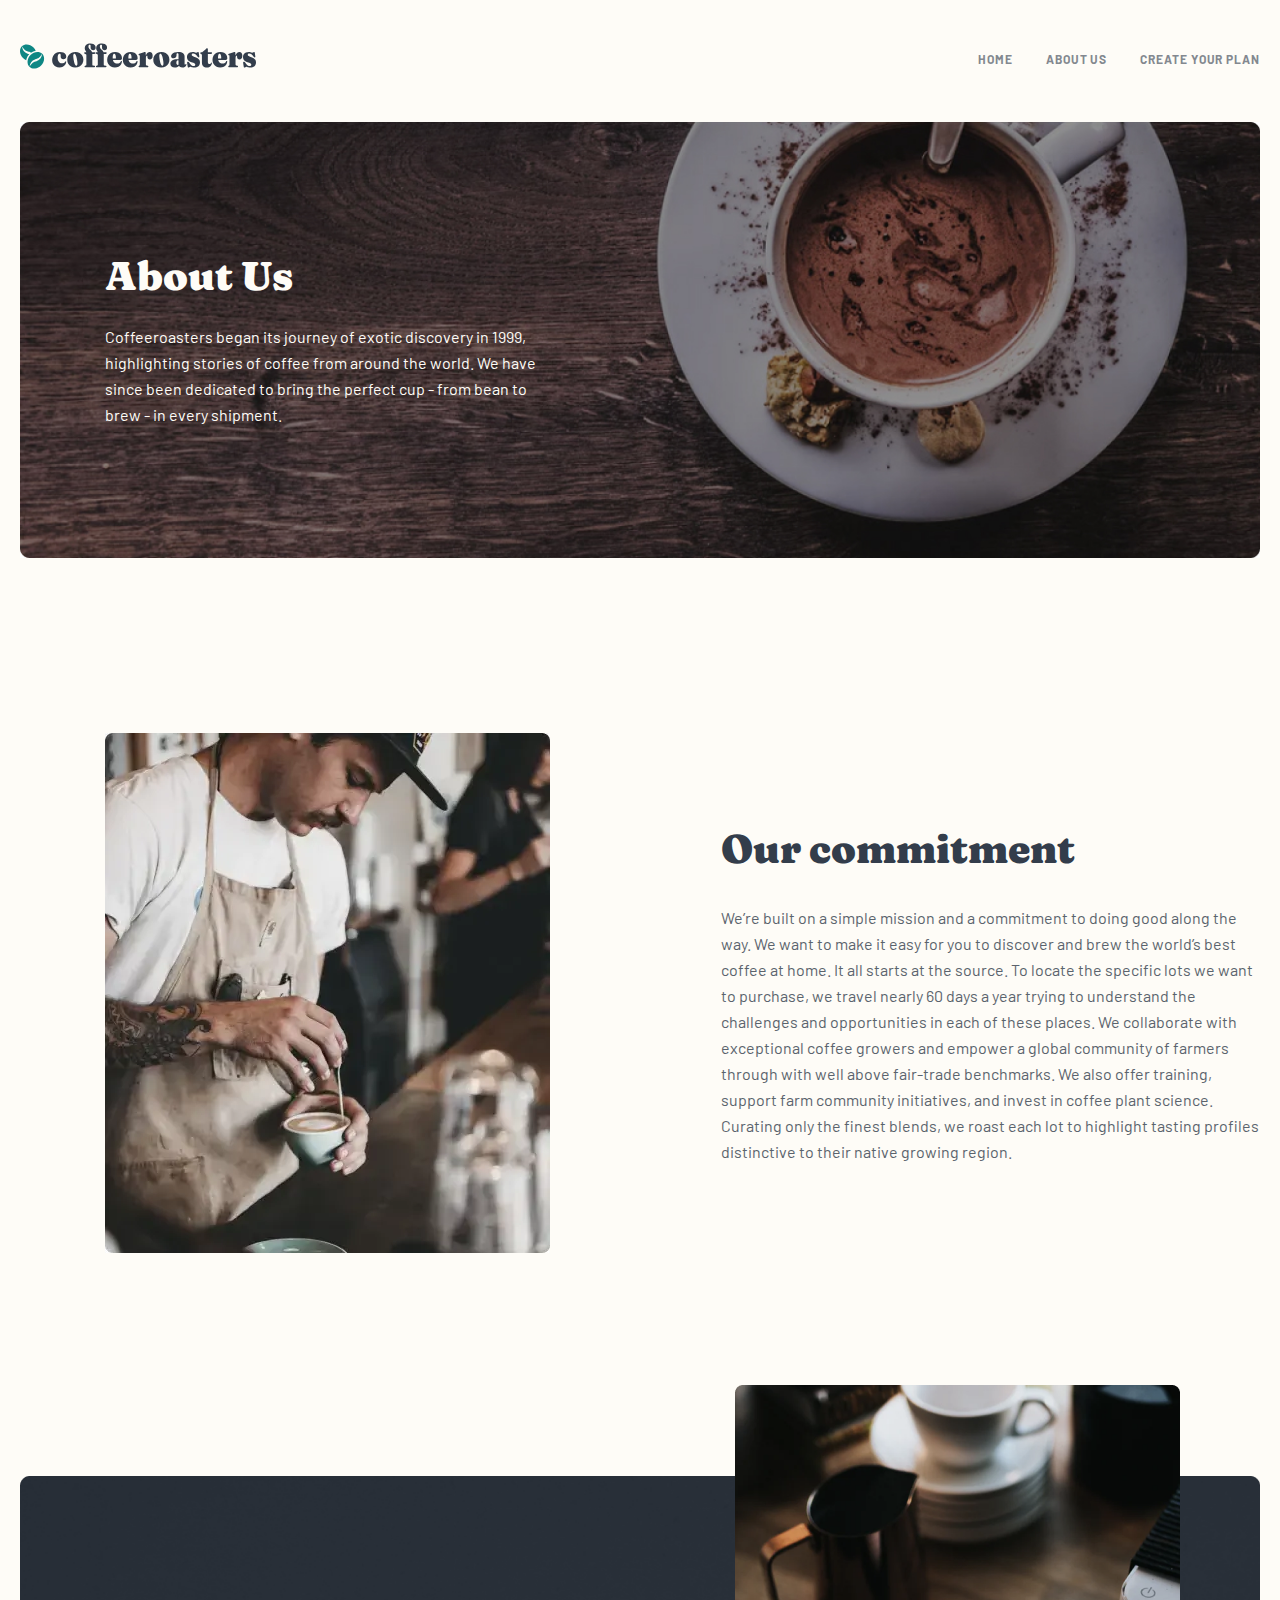
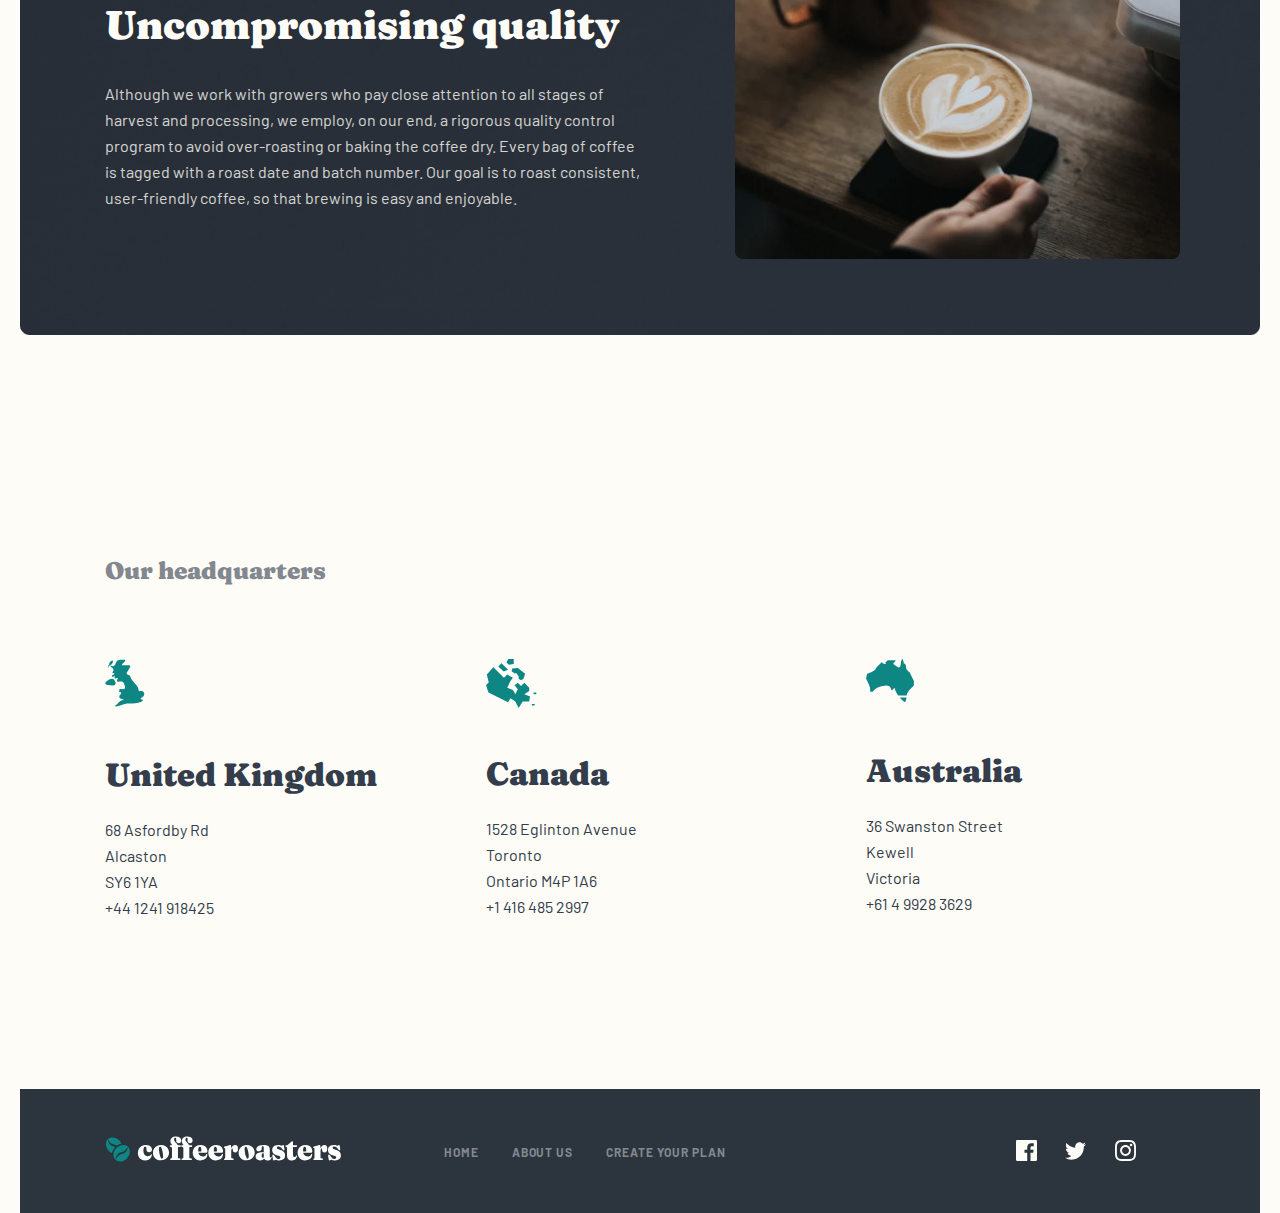
<file: about.html>
<!-- <!DOCTYPE html>
<html lang="en">
<head>
    <meta charset="UTF-8">
    <meta name="viewport" content="width=device-width, initial-scale=1.0">
    <link rel="stylesheet" href="./css/main.css">
    <title>About Us</title>
</head>
<body>
    <header class="site-header">
        <div class="container">
            <div class="header">
                <a class="header__logo-link" href="/">

                </a> 
                <nav class="header__navbar navbar">
                    <ul class="navbar-list">
                        <li class="navbar_item">
                            <a class="navbar_link" href="#">Home</a>
                        </li>
                        <li class="navbar_item">
                            <a class="navbar_link" href="#">About Us</a>
                        </li>
                        <li class="navbar_item">
                            <a class="navbar_link" href="#">Create your plan</a>
                        </li>
                    </ul>
                </nav>

            </div>
        </div>
    </header>
    <main class="site-main">
        <section class="our-section">
            <div class="container">
                <div class="commitment">
                    <picture>
                         WebP 
                        <source
                        type="image/webp"
                        media="(max-width:400px)"
                        srcset="./images/coffee-mobile.webp 1x, ./images/coffee-mobile@2x.webp 2x"
                        >
                        <source
                        type="image/webp"
                        media="(max-width:400px)"
                        srcset="./images/coffee-tablet.webp 1x, ./images/coffee-tablet@2x.webp 2x"
                        >
                        <source
                        type="image/webp"
                        srcset="./images/coffee.webp 1x, ./images/coffee@2x.webp 2x"
                        >
                        JPEG
                        <source
                        type="image/webp"
                        media="(max-width:400px)"
                        srcset="./images/coffee-mobile.jpg 1x, ./images/coffee-mobile@2x.jpg 2x"
                        >
                        <source
                        type="image/webp"
                        media="(max-width:400px)"
                        srcset="./images/coffee-tablet.jpg 1x, ./images/coffee-tablet@2x.jpg 2x"
                        >
                        <source
                        type="image/webp"
                        srcset="./images/coffee.jpg 1x, ./images/coffee@2x.jpg 2x"
                        >
                        <img src="./images/coffee.jpg" srcset="./images/coffee.jpg 1x, ./images/coffee@2x.jpg 2x" alt="Coffee img">
                    </picture>
            <div class="commitment__content">
                <h2 class="commitment__title">
                    Our commitment
                </h2>
                <p class="commitment__text">
                    We're built on a simple mission and a commitment to doing good along the way. We want to make it easy for you to discover and brew the world's best coffee at home. It all starts at the source. To locate the specific lots we want to purchase, we travel nearly 60 days a year trying to understand the challenges and opportunities in each of these places. We collaborate with exceptional coffee growers and empower a global community of farmers through with well above fair-trade benchmarks. We also offer training, support farm community initiatives, and invest in coffee plant science. Curating only the finest blends, we roast each lot to highlight tasting profiles distinctive to their native growing region.
                </p>
                    </div>
                </div>
            </div>
        </section>

        <section class="quality-section">
            <div class="container">
                <div class="quality">
                    <div class="quality__content">
                        <h2 class="quality__title">Uncompromising quality</h2>
                        <p class="quality__text">Although we work with growers who pay close attention to all stages of harvest and processing, we employ, on our end, a rigorous quality control program to avoid over-roasting or baking the coffee dry. Every bag of coffee is tagged with a roast date and batch number. Our goal is to roast consistent, user-friendly coffee, so that brewing is easy and enjoyable.</p>    
                    </div>
                    ... 
                </div>
            </div>
        </section>
    </main>
</body>
</html> -->

<!DOCTYPE html>
<html lang="en">
<head>
    <meta charset="UTF-8">
    <meta name="viewport" content="width=device-width, initial-scale=1.0">
    <title>About Us</title>
    <link rel="stylesheet" href="./css/about.css">
</head>
<body>
    <header class="site-header">
        <div class="container">
            <div class="header">
                <a class="header__logo-link" href="/">
                    <img class="header__logo-img" src="./images/Logo.svg" width="236" height="26" alt="logo">
                </a>
                <div class="header__box">
                    <nav class="header__navbar">
                        <ul class="header__list">
                            <li class="header__item">
                                <a class="header__link" href="./index.html">HOME</a>
                            </li>
                            <li class="header__item">
                                <a class="header__link" href="#">ABOUT US</a>
                            </li>
                            <li class="header__item">
                                <a class="header__link" href="#">Create your plan</a>
                            </li>
                        </ul>
                    </nav>
                    <button class="hamburger-btn">
                        <img class="hamburger-img" src="./images/hamburger-img.svg" alt="hamburger" width="15" height="16">
                    </button>
                </div>
            </div>
        </div>
    </header>

    <main class="site-main">
        <section class="hero-section">
            <div class="container">
                <div class="hero">
                    <div class="hero__content">
                        <h2 class="hero__title">About Us</h2>
                        <p class="hero__text">Coffeeroasters began its journey of exotic discovery in 1999, highlighting stories of coffee from around the world. We have since been dedicated to bring the perfect cup - from bean to brew - in every shipment.</p>
                    </div>
                </div>
            </div>
        </section>

        <section class="commit-section">
            <div class="container">
                <div class="commit">
                    <picture>
                        <!-- WebP  -->
                       <source
                       type="image/webp"
                       media="(max-width:400px)"
                       srcset="./images/coffee-mobile.webp 1x, ./images/coffee-mobile@2x.webp 2x"
                       >
                       <source
                       type="image/webp"
                       media="(max-width:400px)"
                       srcset="./images/coffee-tablet.webp 1x, ./images/coffee-tablet@2x.webp 2x"
                       >
                       <source
                       type="image/webp"
                       srcset="./images/coffee.webp 1x, ./images/coffee@2x.webp 2x"
                       >
                       <!-- JPEG -->
                       <source
                       type="image/webp"
                       media="(max-width:400px)"
                       srcset="./images/coffee-mobile.jpg 1x, ./images/coffee-mobile@2x.jpg 2x"
                       >
                       <source
                       type="image/webp"
                       media="(max-width:400px)"
                       srcset="./images/coffee-tablet.jpg 1x, ./images/coffee-tablet@2x.jpg 2x"
                       >
                       <source
                       type="image/webp"
                       srcset="./images/coffee.jpg 1x, ./images/coffee@2x.jpg 2x"
                       >
                       <img src="./images/coffee.jpg" srcset="./images/coffee.jpg 1x, ./images/coffee@2x.jpg 2x" alt="Coffee img">
                   </picture>
                    <div class="commit__box">
                        <h3 class="commit__title">Our commitment</h3>
                        <p class="commit__text">We’re built on a simple mission and a commitment to doing good along the way. We want to make it easy for you to discover and brew the world’s best coffee at home. It all starts at the source. To locate the specific lots we want to purchase, we travel nearly 60 days a year trying to understand the challenges and opportunities in each of these places. We collaborate with exceptional coffee growers and empower a global community of farmers through with well above fair-trade benchmarks. We also offer training, support farm community initiatives, and invest in coffee plant science. Curating only the finest blends, we roast each lot to highlight tasting profiles distinctive to their native growing region.</p>
                    </div>
                </div>
            </div>
        </section>

        <section class="quality-section">
            <div class="container">
                <div class="quality">
                    <div class="quality__box">
                        <h4 class="quality__title">Uncompromising quality</h4>
                        <p class="quality__text">Although we work with growers who pay close attention to all stages of harvest and processing, we employ, on our end, a rigorous quality control program to avoid over-roasting or baking the coffee dry. Every bag of coffee is tagged with a roast date and batch number. Our goal is to roast consistent, user-friendly coffee, so that brewing is easy and enjoyable.</p>
                    </div>
                </div>
            </div>
        </section>
        <section class="quarter-section">
            <div class="container">
                <div class="quarter">
                    <h5 class="quarter__title">Our headquarters</h5>
                    <ul class="quarter__list">
                        <li class="quarter__item1">
                            <img class="quarter__img1" src="./images/british-img.svg" alt="British map image" width="40" height="49">
                            <strong class="quarter__bold">United Kingdom</strong>
                            <ul class="quarter__item-list">
                                <li class="quarter__item-item">68  Asfordby Rd</li>
                                <li class="quarter__item-item">Alcaston</li>
                                <li class="quarter__item-item">SY6 1YA</li>
                                <li class="quarter__item-item">+44 1241 918425</li>
                            </ul>
                        </li>
                        <li class="quarter__item2">
                            <img class="quarter__img2" src="./images/canada-img.svg" alt="Canada map image" width="51" height="49">
                            <strong class="quarter__bold">Canada</strong>
                            <ul class="quarter__item-list">
                                <li class="quarter__item-item">1528 Eglinton Avenue</li>
                                <li class="quarter__item-item">Toronto</li>
                                <li class="quarter__item-item">Ontario M4P 1A6</li>
                                <li class="quarter__item-item">+1 416 485 2997</li>
                            </ul>
                        </li>
                        <li class="quarter__item3">
                            <img class="quarter__img3" src="./images/australiya-img.svg" alt="Australia map image" width="48" height="43">
                            <strong class="quarter__bold">Australia</strong>
                            <ul class="quarter__item-list">
                                <li class="quarter__item-item">36 Swanston Street</li>
                                <li class="quarter__item-item">Kewell</li>
                                <li class="quarter__item-item">Victoria</li>
                                <li class="quarter__item-item">+61 4 9928 3629</li>
                            </ul>
                        </li>
                    </ul>
                </div>
            </div>
        </section>
    </main>
    <footer class="site-footer">
        <div class="container">
            <div class="footer">
                <div class="footer__box">
                    <a class="footer__logo-link" href="#">
                        <img src="./images/footer-logo.svg" alt="Footer logo" width="236" height="26">
                    </a>
                    <div class="footer__wrap">
                        <ul class="footer__list">
                            <li class="footer__item">
                                <a class="footer__link" href="#">Home</a>
                            </li>
                            <li class="footer__item">
                                <a class="footer__link" href="./about.html">About us</a>
                            </li>
                            <li class="footer__item">
                                <a class="footer__link" href="#">Create your plan</a>
                            </li>
                        </ul>
                    </div>
                    <div class="footer__card">
                        <img class="footer__card-img1" src="./images/facebook.svg" alt="Facebook icon image" width="21"  height="21">
                        <img class="footer__card-img2" src="./images/twitter.svg" alt="Twitter icon image" width="21" height="19.5">
                        <img class="footer__card-img3" src="./images/instagram.svg" alt="Instagram icon image" width="21" height="21">
                    </div>
                </div>
            </div>
        </div>
    </footer>
</body>
</html>
</file>
<file: css/main.css>
@font-face{font-family:"Barlow";src:url("../fonts/Barlow-Bold.woff2") format("woff2"),url("../fonts/Barlow-Bold.woff") format("woff");font-weight:bold;font-style:normal;font-display:swap}@font-face{font-family:"Barlow";src:url("../fonts/Barlow-Regular.woff2") format("woff2"),url("../fonts/Barlow-Regular.woff") format("woff");font-weight:normal;font-style:normal;font-display:swap}@font-face{font-family:"Fraunces 9pt Soft";src:url("../fonts/Fraunces9ptSoft-Black.woff2") format("woff2"),url("../fonts/Fraunces9ptSoft-Black.woff") format("woff");font-weight:900;font-style:normal;font-display:swap}*{margin:0;padding:0;box-sizing:border-box;list-style:none;text-decoration:none}::-moz-selection{color:#fff;background-color:#31b1ac}::selection{color:#fff;background-color:#31b1ac}body{font-family:"Fraunces",serif;font-family:"Barlow",sans-serif;background-color:#fefcf7}/*! normalize.css v8.0.1 | MIT License | github.com/necolas/normalize.css */html{line-height:1.15;-webkit-text-size-adjust:100%}body{margin:0}main{display:block}h1{font-size:2em;margin:.67em 0}hr{box-sizing:content-box;height:0;overflow:visible}pre{font-family:monospace,monospace;font-size:1em}a{background-color:rgba(0,0,0,0)}abbr[title]{border-bottom:none;text-decoration:underline;-webkit-text-decoration:underline dotted;text-decoration:underline dotted}b,strong{font-weight:bolder}code,kbd,samp{font-family:monospace,monospace;font-size:1em}small{font-size:80%}sub,sup{font-size:75%;line-height:0;position:relative;vertical-align:baseline}sub{bottom:-0.25em}sup{top:-0.5em}img{border-style:none}button,input,optgroup,select,textarea{font-family:inherit;font-size:100%;line-height:1.15;margin:0}button,input{overflow:visible}button,select{text-transform:none}button,[type=button],[type=reset],[type=submit]{-webkit-appearance:button}button::-moz-focus-inner,[type=button]::-moz-focus-inner,[type=reset]::-moz-focus-inner,[type=submit]::-moz-focus-inner{border-style:none;padding:0}button:-moz-focusring,[type=button]:-moz-focusring,[type=reset]:-moz-focusring,[type=submit]:-moz-focusring{outline:1px dotted ButtonText}fieldset{padding:.35em .75em .625em}legend{box-sizing:border-box;color:inherit;display:table;max-width:100%;padding:0;white-space:normal}progress{vertical-align:baseline}textarea{overflow:auto}[type=checkbox],[type=radio]{box-sizing:border-box;padding:0}[type=number]::-webkit-inner-spin-button,[type=number]::-webkit-outer-spin-button{height:auto}[type=search]{-webkit-appearance:textfield;outline-offset:-2px}[type=search]::-webkit-search-decoration{-webkit-appearance:none}::-webkit-file-upload-button{-webkit-appearance:button;font:inherit}details{display:block}summary{display:list-item}template{display:none}[hidden]{display:none}.visually-hidden{position:absolute;width:1px;height:1px;margin:-1px;border:0;padding:0;white-space:nowrap;-webkit-clip-path:inset(100%);clip-path:inset(100%);clip:rect(0 0 0 0);overflow:hidden}.container{max-width:1300px;margin:0 auto;padding:0 20px}.site-header{margin-top:43px;padding:9px 0px 30px 4px}.header{padding:9px 0px 30px 4px;display:flex;align-items:center;justify-content:space-between}.header__logo-link{display:inline-block}.navbar-list{display:flex;align-items:center}.navbar_item+.navbar_item{margin-left:33px}.navbar_link{color:#83888f;font-family:"Barlow";font-size:12px;font-style:normal;font-weight:700;line-height:15px;letter-spacing:.923px;text-transform:uppercase;transition:color .4s linear}.navbar_link:hover{color:#000}.hamburger-btn{background-color:rgba(0,0,0,0);border:none;display:none}@media only screen and (max-width: 800px){.site-header{margin-top:40px}}@media only screen and (max-width: 630px){.site-header{margin-top:32px}.header__logo-img{width:163px;height:18px}.header__navbar{display:none}.hamburger-btn{background-color:rgba(0,0,0,0);border:none;cursor:pointer;display:block}}.hero-wrapper{max-width:1300px;padding:117px 0 116px 85px;background-image:url(../images/hero-bitmap-bg.jpg);background-repeat:no-repeat;background-size:100%}.hero-content__title{color:#fefcf7;width:493px;height:145px;margin-bottom:32px;font-family:"Fraunces 9pt Soft";font-size:72px;font-style:normal;font-weight:900;line-height:72px}.hero-content{width:444px}.hero-content__content{width:444px;height:78px;color:#fefcf7;margin-bottom:56px;font-size:16px;font-style:normal;font-weight:400;line-height:26px}.hero-content__link{width:155px;height:25px;font-family:"Fraunces 9pt Soft";font-size:18px;font-weight:900;line-height:25px;letter-spacing:0px;display:flex;align-items:center;justify-content:center;color:#fefcf7;width:217px;height:56px;background:#0e8784;border-radius:6px;transition:background-color .4s linear}.hero-content__link:hover{background-color:#66d2cf}.hero-content__link:disabled{background-color:#e2dedb}@media only screen and (width: 1230px){.hero-wrapper{margin-top:90px}.hero-content{width:100% auto}.hero-content__title{width:100%;height:auto}.hero-content__content{width:100%;height:auto}.hero-content__link{width:100%;height:auto}}@media only screen and (max-width: 800px){.hero-wrapper{width:100%;height:auto;background-image:url("../images/Bitmap.jpg");background-repeat:no-repeat;background-size:100%;border-radius:15px}.hero-content__content{width:100%}}@media only screen and (max-width: 630px){.hero-wrapper{width:100%;height:auto;background-image:url("../images/mobile-bitmap-bg.jpg");background-repeat:no-repeat;background-size:100%;border-radius:15px}.hero-content__content{width:100%}}@media only screen and (max-width: 579px){.hero-wrapper{background-image:url("../images/mobile-bitmap-bg.jpg");background-repeat:no-repeat;background-position:center;background-size:100%}}.collection-wrapper{position:relative;z-index:2;margin:0 auto;width:1111px;height:524.55px;margin-bottom:200px;background-image:url("../images/our-collection.svg");background-repeat:no-repeat;background-position:top;background-size:100%}.collection{max-width:1111px;height:398.55px;position:absolute;z-index:1;top:126px;display:flex;text-align:center;justify-content:space-between}.card1{width:255px;height:398.55px;position:relative;display:flex;padding:285px 0 0 0;flex-direction:column;align-items:center}.card1::before{content:"";width:256px;height:193px;position:absolute;background-image:url("../images/kopi1.svg");background-repeat:no-repeat;background-size:100%;z-index:5;top:3px;left:5px}.card2{width:255px;height:398.55px;position:relative;display:flex;padding:285px 0 0 0;flex-direction:column;align-items:center}.card2::before{content:"";width:256px;height:193px;position:absolute;background-image:url("../images/kopi2.svg");background-repeat:no-repeat;background-size:100%;z-index:3;top:3px;left:5px}.card3{width:255px;height:398.55px;position:relative;display:flex;padding:285px 0 0 0;flex-direction:column;align-items:center}.card3::before{content:"";width:256px;height:193px;position:absolute;background-image:url("../images/kopi3.svg");background-repeat:no-repeat;background-size:100%;z-index:2;top:3px;left:5px}.card4{width:255px;height:398.55px;position:relative;display:flex;padding:285px 0 0 0;flex-direction:column;align-items:center}.card4::before{content:"";width:234px;height:177px;position:absolute;background-image:url("../images/kopi4.svg");background-repeat:no-repeat;background-size:100%;z-index:2;top:22px;left:5px}.collection__title{height:32px;font-family:"Fraunces 9pt Soft";font-size:24px;font-weight:900;line-height:32px;text-align:center;color:#333d4b}.collection__text{width:255px;height:78px;font-size:16px;font-weight:400;line-height:26px;letter-spacing:0px;text-align:center;color:#333d4b}@media only screen and (width: 800px){.collection-wrapper{background-position:top}.collection{width:100%;height:auto}.card1{width:100%}.card2{width:100%}.card3{width:100%}.card4{width:100%}.card1::before{width:100%}.card2::before{width:100%}.card3::before{width:100%}.card4::before{width:100%}.collection__text{width:100%}}@media only screen and (width: 630px){.collection{width:100%;flex-direction:column}.collection-wrapper{width:100%;flex-direction:column}}.choose-section{padding-bottom:350px}.choose{padding:100px 0 0 0;height:600px;border-radius:10px;background:#2c343e}.choose__content{display:flex;flex-direction:column;align-items:center;justify-content:center}.choose__title{margin-bottom:32px;color:#fefcf7;text-align:center;font-family:"Fraunces 9pt Soft";font-size:40px;font-style:normal;font-weight:900;line-height:48px}.choose__text-wrapper{width:540px}.choose__text{color:#fefcf7;text-align:center;font-size:16px;font-style:normal;font-weight:400;line-height:26px;opacity:.8}.choose__list{margin-top:86px;gap:30px;display:flex;align-items:center;justify-content:center}.choose__item{width:350px;height:382px;display:flex;flex-direction:column;justify-content:center;align-items:center;padding:72px 0 48px;text-align:center;flex-shrink:0;border-radius:8px;background:#0e8784}.choose__item:hover{border-radius:8px;background:#f4f1eb}.choose__item:active{border-radius:8px;background:#0e8784}.choose__strong{margin-top:95px;margin-bottom:24px;color:#f4f1eb;text-align:center;font-family:"Fraunces 9pt Soft";font-size:24px;font-style:normal;font-weight:900;line-height:32px}.choose__item:hover>.choose__strong{color:#333d4b}.choose__item-text{width:255px;color:#f4f1eb;text-align:center;font-size:16px;font-style:normal;font-weight:400;line-height:26px}.choose__item:hover>.choose__item-text{color:#333d4b}@media only screen and (width: 800px){.choose{width:100%}.choose__list{width:100%;flex-direction:column}.choose__item{width:100%;height:auto}}.work-section{padding-bottom:200px}.work{margin-left:85px}.work__title{margin-bottom:95.5px;color:#83888f;font-family:"Fraunces 9pt Soft";font-size:24px;font-style:normal;font-weight:900;line-height:32px}.work__list{margin-bottom:150px;display:flex;align-items:center;position:relative}.work__list::before{content:"";width:760px;height:1px;background-color:#fdd6ba;left:0;right:0;top:16px;bottom:0;position:absolute}.work__item{padding-top:98px;width:285px;height:355px;position:relative}.work__item+.work__item{margin-left:95px}.work__item::before{content:"";background-image:url("../../images/oval.svg");background-size:31px 31px;background-repeat:no-repeat;left:0;right:0;bottom:0;top:0;position:absolute}.work__demo{width:255px}.work__bold{margin-bottom:39px;display:inline-block;color:#fdd6ba;font-family:"Fraunces 9pt Soft";font-size:72px;font-style:normal;font-weight:900;line-height:72px}.work__item-title{margin-bottom:43px;color:#333d4b;font-family:"Fraunces 9pt Soft";font-size:32px;font-style:normal;font-weight:900;line-height:36px}.work__text{color:#333d4b;font-size:16px;font-style:normal;font-weight:400;line-height:26px}.work__link{width:217px;display:inline-block;padding:15px 0 16px;border-radius:6px;background-color:#0e8784;color:#fefcf7;text-align:center;font-family:"Fraunces 9pt Soft";font-size:18px;font-style:normal;font-weight:900;line-height:25px;transition:background-color .4s linear}.work__link:hover{background-color:#66d2cf}.footer{padding:47px 85px 47px 85px;background-color:#2c343e}.footer__box{display:flex;align-items:center}.footer__logo-link{display:inline-block}.footer__wrap{margin-left:103px;margin-right:290px}.footer__list{display:flex;align-items:center}.footer__item+.footer__item{margin-left:33px}.footer__link{color:#83888f;font-size:12px;font-style:normal;font-weight:700;line-height:15px;letter-spacing:.923px;text-transform:uppercase}.footer__link:hover{color:#f4f1eb}.footer-img{width:120px;height:24px;display:flex;align-items:center;justify-content:space-between}.footer-social:hover{background-color:blue;border-radius:2px}.footer-social2:hover{background-color:#0af;border-radius:15px}.footer-social3:hover{background-color:#f02400;border-radius:6px}/*# sourceMappingURL=main.css.map */
</file>
<file: css/about.css>
@font-face{font-family:"Barlow";src:url("../fonts/Barlow-Bold.woff2") format("woff2"),url("../fonts/Barlow-Bold.woff") format("woff");font-weight:bold;font-style:normal;font-display:swap}@font-face{font-family:"Barlow";src:url("../fonts/Barlow-Regular.woff2") format("woff2"),url("../fonts/Barlow-Regular.woff") format("woff");font-weight:normal;font-style:normal;font-display:swap}@font-face{font-family:"Fraunces 9pt Soft";src:url("../fonts/Fraunces9ptSoft-Black.woff2") format("woff2"),url("../fonts/Fraunces9ptSoft-Black.woff") format("woff");font-weight:900;font-style:normal;font-display:swap}*{margin:0;padding:0;box-sizing:border-box;list-style:none;text-decoration:none}::-moz-selection{color:#fff;background-color:#31b1ac}::selection{color:#fff;background-color:#31b1ac}body{font-family:"Fraunces",serif;font-family:"Barlow",sans-serif;background-color:#fefcf7}/*! normalize.css v8.0.1 | MIT License | github.com/necolas/normalize.css */html{line-height:1.15;-webkit-text-size-adjust:100%}body{margin:0}main{display:block}h1{font-size:2em;margin:.67em 0}hr{box-sizing:content-box;height:0;overflow:visible}pre{font-family:monospace,monospace;font-size:1em}a{background-color:rgba(0,0,0,0)}abbr[title]{border-bottom:none;text-decoration:underline;-webkit-text-decoration:underline dotted;text-decoration:underline dotted}b,strong{font-weight:bolder}code,kbd,samp{font-family:monospace,monospace;font-size:1em}small{font-size:80%}sub,sup{font-size:75%;line-height:0;position:relative;vertical-align:baseline}sub{bottom:-0.25em}sup{top:-0.5em}img{border-style:none}button,input,optgroup,select,textarea{font-family:inherit;font-size:100%;line-height:1.15;margin:0}button,input{overflow:visible}button,select{text-transform:none}button,[type=button],[type=reset],[type=submit]{-webkit-appearance:button}button::-moz-focus-inner,[type=button]::-moz-focus-inner,[type=reset]::-moz-focus-inner,[type=submit]::-moz-focus-inner{border-style:none;padding:0}button:-moz-focusring,[type=button]:-moz-focusring,[type=reset]:-moz-focusring,[type=submit]:-moz-focusring{outline:1px dotted ButtonText}fieldset{padding:.35em .75em .625em}legend{box-sizing:border-box;color:inherit;display:table;max-width:100%;padding:0;white-space:normal}progress{vertical-align:baseline}textarea{overflow:auto}[type=checkbox],[type=radio]{box-sizing:border-box;padding:0}[type=number]::-webkit-inner-spin-button,[type=number]::-webkit-outer-spin-button{height:auto}[type=search]{-webkit-appearance:textfield;outline-offset:-2px}[type=search]::-webkit-search-decoration{-webkit-appearance:none}::-webkit-file-upload-button{-webkit-appearance:button;font:inherit}details{display:block}summary{display:list-item}template{display:none}[hidden]{display:none}.visually-hidden{position:absolute;width:1px;height:1px;margin:-1px;border:0;padding:0;white-space:nowrap;-webkit-clip-path:inset(100%);clip-path:inset(100%);clip:rect(0 0 0 0);overflow:hidden}.container{max-width:1300px;margin:0 auto;padding:0 20px}.site-header{padding:43px 0 43px 0}.header{display:flex;align-items:center;justify-content:space-between}.header__logo-link{display:inline-block}.header__list{display:flex;align-items:center}.header__item+.header__item{margin-left:33px}.header__link{color:#83888f;font-size:12px;font-style:normal;font-weight:700;line-height:15px;letter-spacing:.923px;text-transform:uppercase;transition:color .5s linear}.header__link:hover{color:#333d4b}.hamburger-btn{display:none}.hero-section{padding-bottom:168px}.hero{padding:137px 0 137px 85px;background-image:url("../../images/about-img.jpg");background-repeat:no-repeat;background-size:100%;background-position:center}.hero__content{width:445px}.hero__title{margin-bottom:24px;color:#fefcf7;font-family:"Fraunces 9pt Soft";font-size:40px;font-style:normal;font-weight:900;line-height:48px}.hero__text{color:#fefcf7;font-size:16px;font-style:normal;font-weight:400;line-height:26px}.commit-section{padding-bottom:168px}.commit{padding:0 0 0 85px;display:flex;align-items:center;justify-content:space-between}.commit__box{width:539px}.commit__title{margin-bottom:32px;color:#333d4b;font-family:"Fraunces 9pt Soft";font-size:40px;font-style:normal;font-weight:900;line-height:48px}.commit__text{color:#333d4b;font-size:16px;font-style:normal;font-weight:400;line-height:26px;opacity:.8}.quarter-section{padding-bottom:168px}.quarter{padding-left:85px}.quarter__title{margin-bottom:72px;color:#83888f;font-family:"Fraunces 9pt Soft";font-size:24px;font-style:normal;font-weight:900;line-height:32px}.quarter__list{display:flex;align-items:start}.quarter__item1{width:273px;margin-right:108px}.quarter__item2{width:165px;margin-right:215px}.quarter__item3{width:165px}.quarter__img1{margin-bottom:46px}.quarter__img2{margin-bottom:45px}.quarter__img3{margin-bottom:48px}.quarter__bold{margin-bottom:24px;display:inline-block;color:#333d4b;font-family:"Fraunces 9pt Soft";font-size:32px;font-style:normal;font-weight:900;line-height:36px}.quarter__item-item{color:#333d4b;font-size:16px;font-style:normal;font-weight:400;line-height:26px}.quality-section{padding:0 0 168px}.quality{padding:176px 0 176px 85px;background-image:url("../../images/quality-bg.png");background-repeat:no-repeat;background-size:100%;background-position:center;position:relative}.quality::before{content:"";background-image:url("../../images/quality-img.png");background-repeat:no-repeat;background-size:445px 474px;position:absolute;left:715px;top:-40px;right:0;bottom:0}.quality__box{width:540px}.quality__title{margin-bottom:32px;color:#fefcf7;font-family:"Fraunces 9pt Soft";font-size:40px;font-style:normal;font-weight:900;line-height:48px}.quality__text{color:#fefcf7;font-size:16px;font-style:normal;font-weight:400;line-height:26px;opacity:.8}.footer{padding:47px 85px 47px 85px;background-color:#2c343e}.footer__box{display:flex;align-items:center}.footer__logo-link{display:inline-block}.footer__wrap{margin-left:103px;margin-right:290px}.footer__list{display:flex;align-items:center}.footer__item+.footer__item{margin-left:33px}.footer__link{color:#83888f;font-size:12px;font-style:normal;font-weight:700;line-height:15px;letter-spacing:.923px;text-transform:uppercase;transition:color .3s linear}.footer__link:hover{color:#fff}.footer__card{width:120px;display:flex;align-items:center;justify-content:space-between}.footer__card-img1{cursor:pointer;transition:background-color .3s linear}.footer__card-img1:hover{background-color:#fdd6b9}.footer__card-img2{cursor:pointer;transition:background-color .3s linear}.footer__card-img2:hover{fill:#fdd6b9}.footer__card-img3{cursor:pointer;transition:fill .3s linear}.footer__card-img3:hover{fill:#fdd6b9}/*# sourceMappingURL=about.css.map */
</file>
